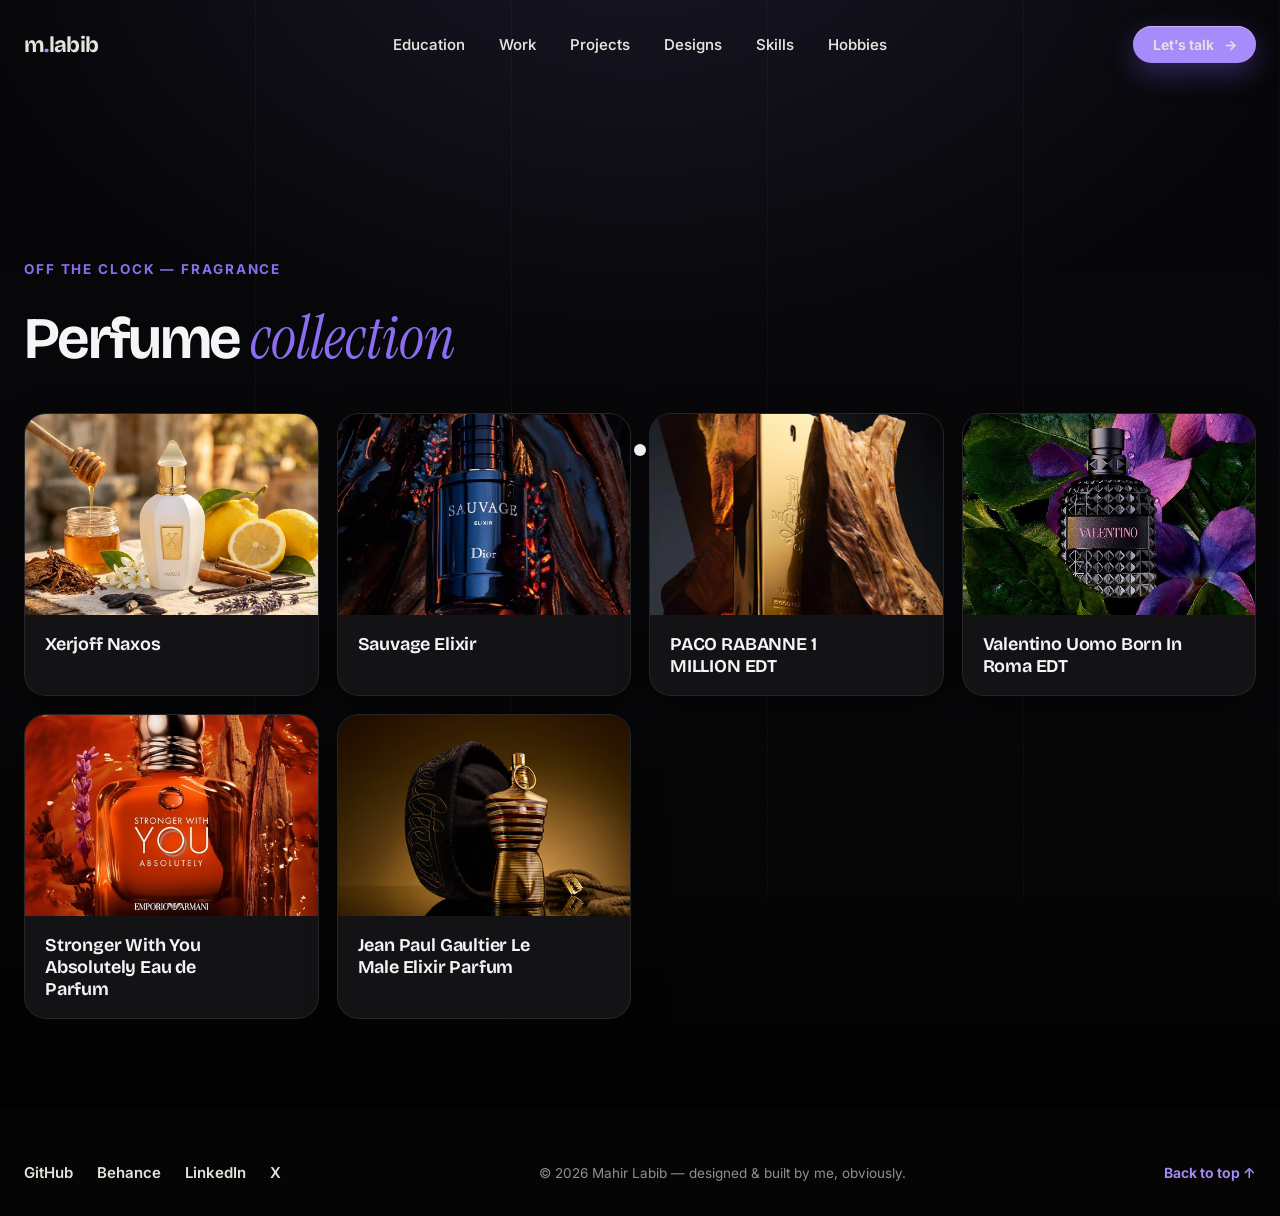
<file: perfumes.html>
<!DOCTYPE html>
<html lang="en">
<head>
  <meta charset="UTF-8" />
  <meta name="viewport" content="width=device-width, initial-scale=1.0" />
  <title>Perfume Collection — Mahir Labib</title>
  <meta name="description" content="A few signature scents Mahir Labib keeps coming back to." />

  <link rel="preconnect" href="https://fonts.googleapis.com" />
  <link rel="preconnect" href="https://fonts.gstatic.com" crossorigin />
  <link
    href="https://fonts.googleapis.com/css2?family=Bricolage+Grotesque:opsz,wght@12..96,200..800&family=Instrument+Serif:ital@1&family=Inter:wght@100..900&display=swap"
    rel="stylesheet" />

  <link rel="stylesheet" href="css/style.css" />
</head>
<body>
  <div class="grid-lines" aria-hidden="true"></div>
  <div class="cursor-dot" aria-hidden="true"></div>

  <!-- ============ NAV ============ -->
  <nav class="nav" id="nav">
    <a class="brand" href="/">m<span>.</span>labib</a>
    <div class="nav-links">
      <a href="/#education">Education</a>
      <a href="/#work">Work</a>
      <a href="/projects.html">Projects</a>
      <a href="/#designs">Designs</a>
      <a href="/#skills">Skills</a>
      <a href="/#hobbies">Hobbies</a>
    </div>
    <div class="nav-actions">
      <a class="btn btn-signal btn-sm" href="/#contact">Let's talk <span class="arr">→</span></a>
    </div>
  </nav>

  <main>
    <!-- ============ PERFUME COLLECTION ============ -->
    <section class="section" id="top" style="padding-top: clamp(150px, 20vh, 200px);">
      <div class="section-head reveal">
        <span class="kicker">Off the clock — Fragrance</span>
        <h2>Perfume <em class="serif">collection</em></h2>
      </div>
      <div class="hobby-grid">
        <figure class="hobby-card reveal">
          <img src="assets/Xerjoff Naxos.webp" alt="Placeholder perfume bottle photo" loading="lazy" />
          <figcaption><strong>Xerjoff Naxos</strong></figcaption>
        </figure>
        <figure class="hobby-card reveal">
          <img src="assets/Sauvage Elixir.avif" alt="Placeholder perfume bottle photo" loading="lazy" />
          <figcaption><strong>Sauvage Elixir</strong></figcaption>
        </figure>
        <figure class="hobby-card reveal">
          <img src="assets/1Mil.jpg" alt="Placeholder perfume bottle photo" loading="lazy" />
          <figcaption><strong>PACO RABANNE 1 MILLION EDT </strong></figcaption>
        </figure>
        <figure class="hobby-card reveal">
          <img src="assets/Valentino.jpeg" alt="Placeholder perfume bottle photo" loading="lazy" />
          <figcaption><strong>Valentino Uomo Born In Roma EDT</strong></figcaption>
        </figure>
        <figure class="hobby-card reveal">
          <img src="assets/SWY.jpg" alt="Placeholder perfume bottle photo" loading="lazy" />
          <figcaption><strong>Stronger With You Absolutely Eau de Parfum</strong></figcaption>
        </figure>
        <figure class="hobby-card reveal">
          <img src="assets/jpge.avif" alt="Placeholder perfume bottle photo" loading="lazy" />
          <figcaption><strong>Jean Paul Gaultier Le Male Elixir Parfum</strong></figcaption>
        </figure>
      </div>
    </section>
  </main>

  <!-- ============ FOOTER ============ -->
  <footer class="footer">
    <div class="footer-bottom">
      <div class="footer-socials">
        <a href="https://github.com/ZIZITSU" target="_blank" rel="noopener">GitHub</a>
        <a href="https://www.behance.net/yourusername" target="_blank" rel="noopener">Behance</a>
        <a href="https://www.linkedin.com/in/yourusername" target="_blank" rel="noopener">LinkedIn</a>
        <a href="https://twitter.com/yourusername" target="_blank" rel="noopener">X</a>
      </div>
      <p class="footer-note">© <span id="year">2026</span> Mahir Labib — designed &amp; built by me, obviously.</p>
      <a class="back-top" href="#top">Back to top ↑</a>
    </div>
  </footer>

  <script src="js/main.js"></script>
</body>
</html>
</file>
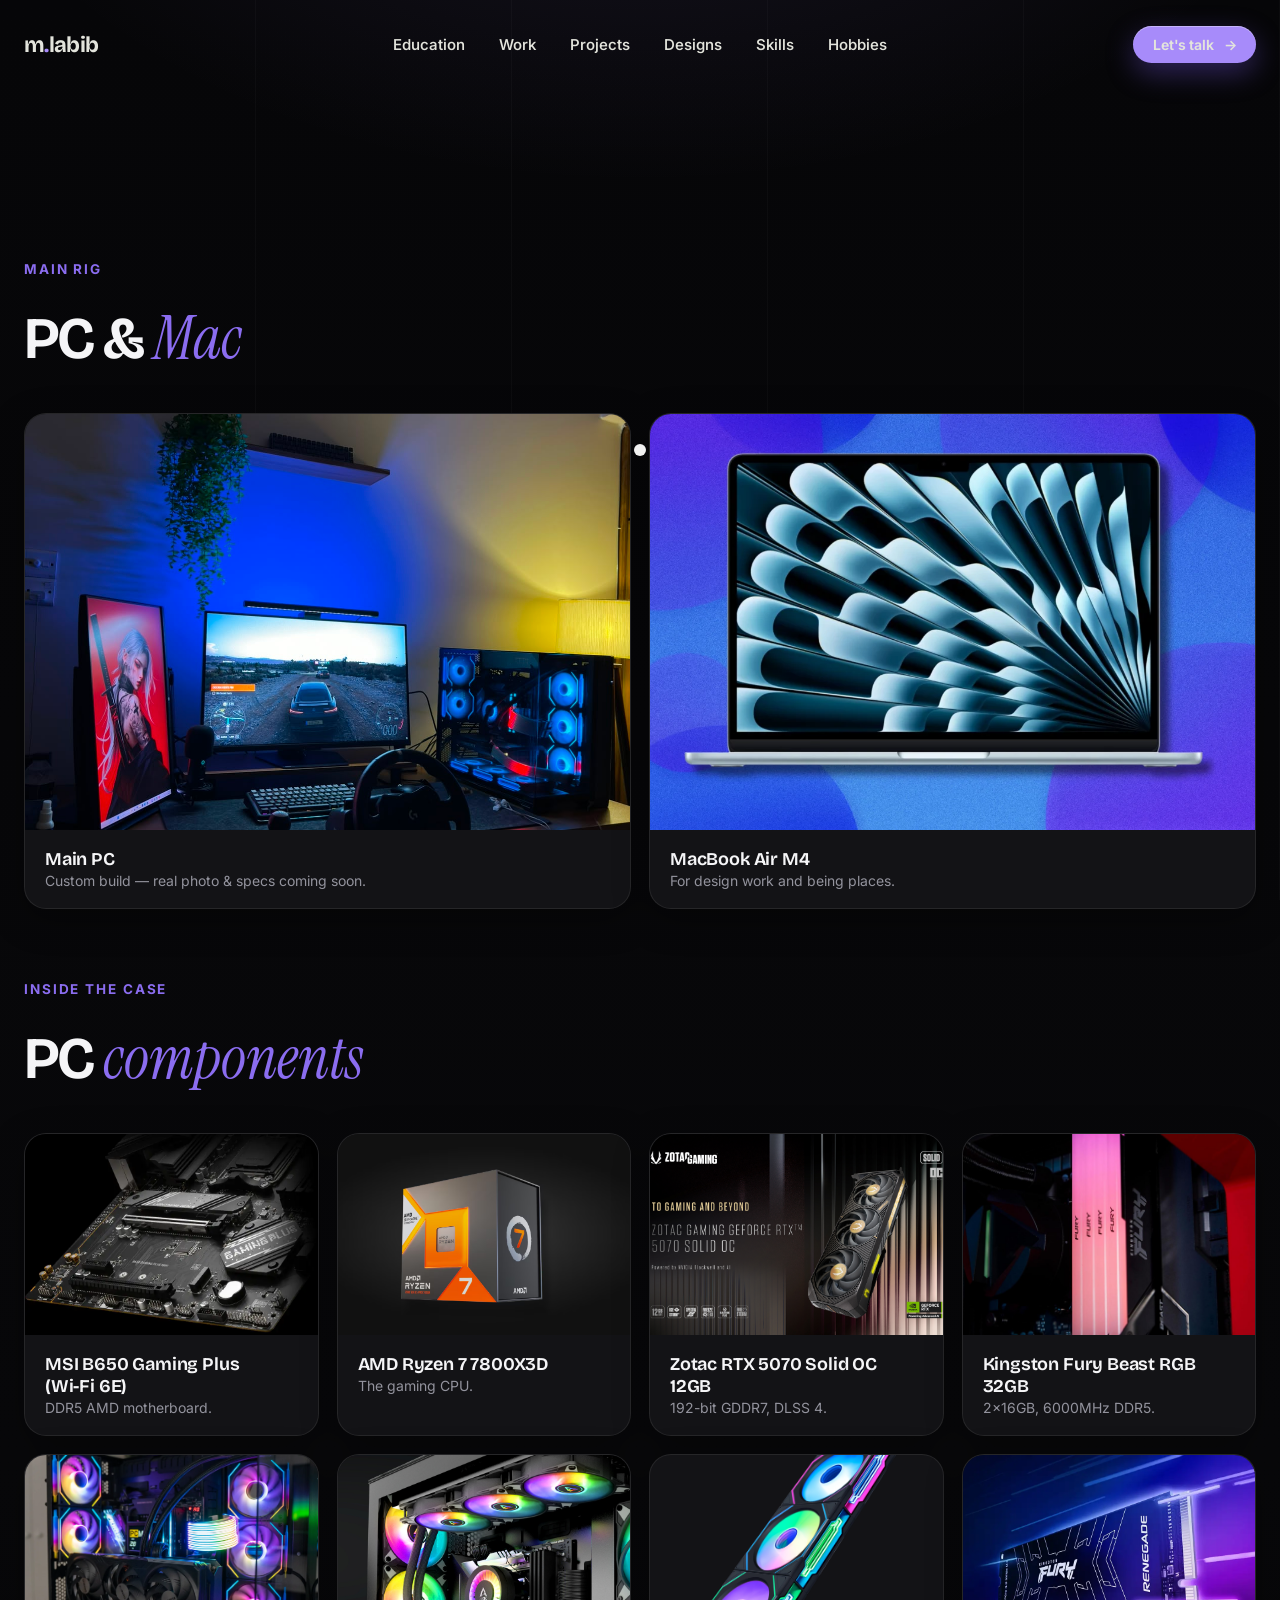
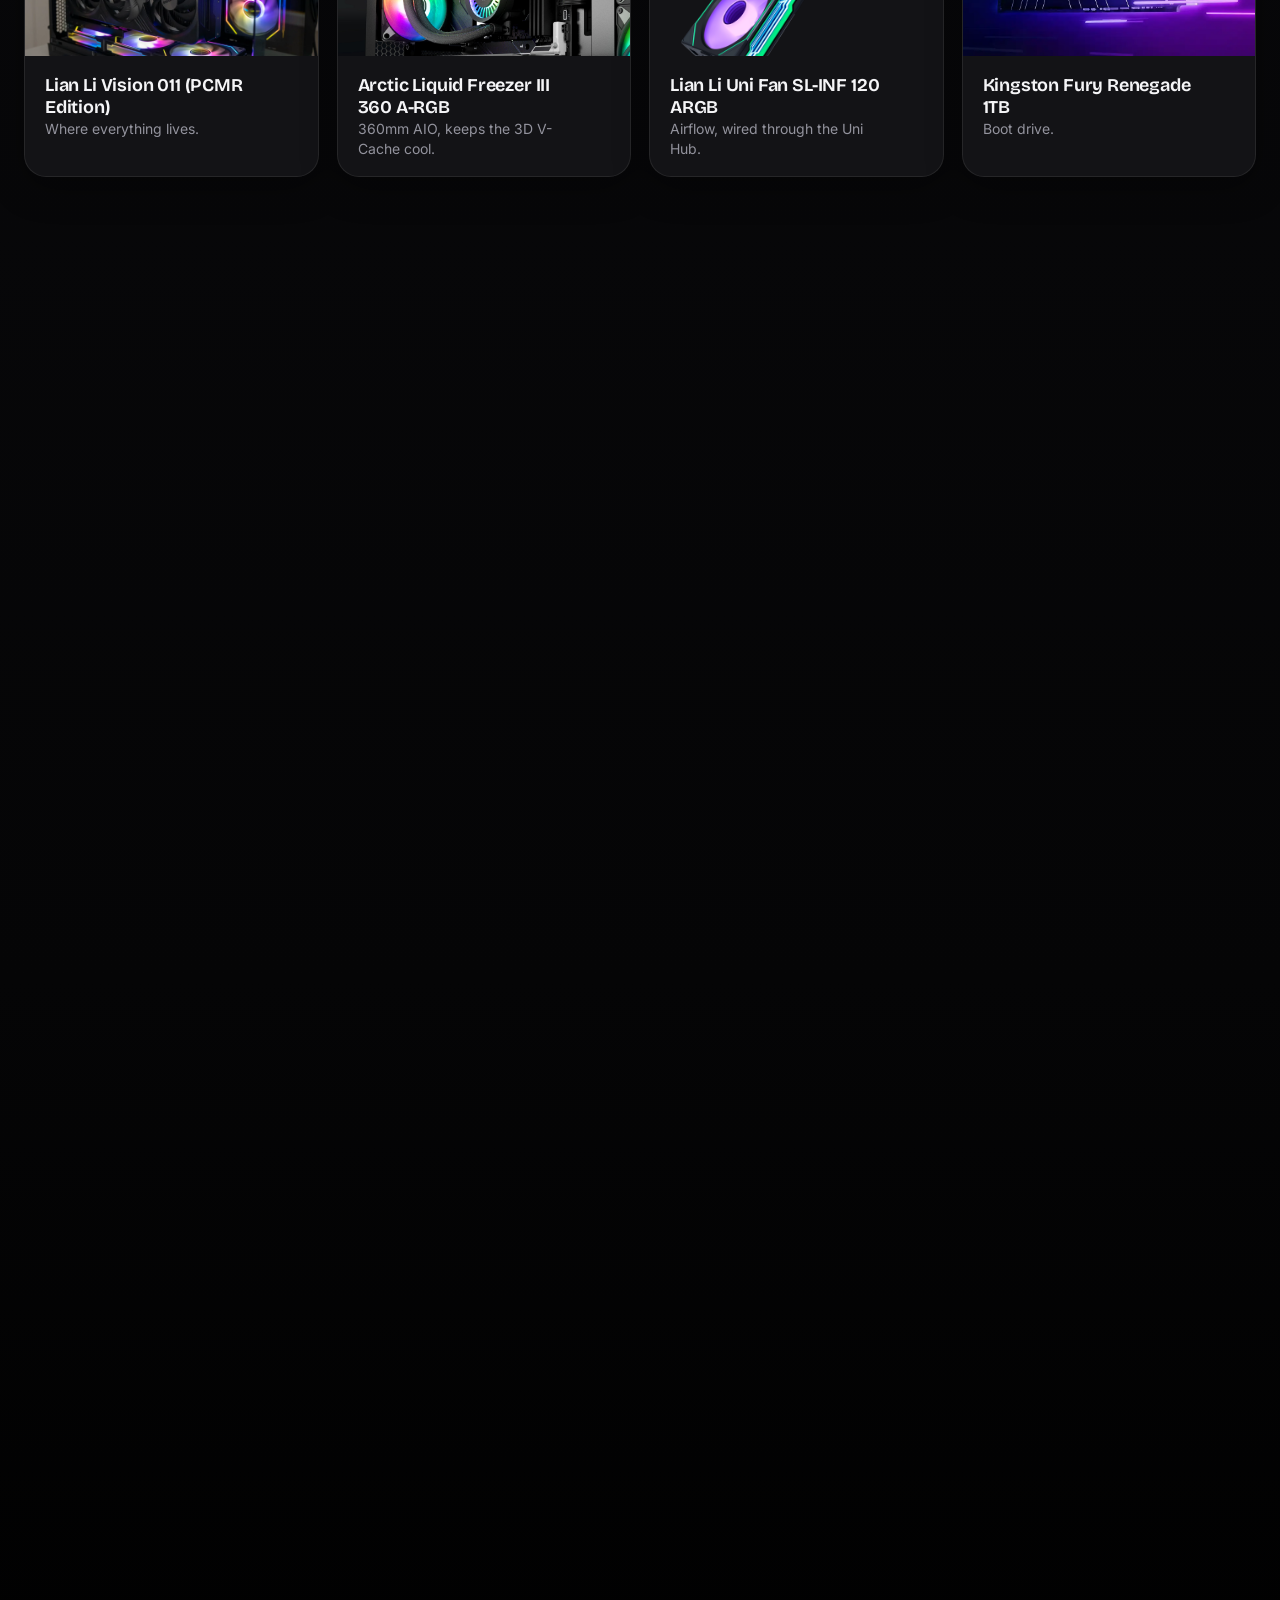
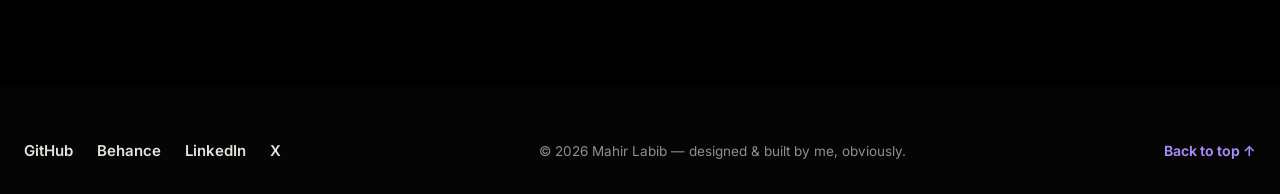
<file: setup.html>
<!DOCTYPE html>
<html lang="en">
<head>
  <meta charset="UTF-8" />
  <meta name="viewport" content="width=device-width, initial-scale=1.0" />
  <title>My Battlestation — Mahir Labib</title>
  <meta name="description" content="The desk setup, PC, and gear Mahir Labib built and uses every day." />

  <link rel="preconnect" href="https://fonts.googleapis.com" />
  <link rel="preconnect" href="https://fonts.gstatic.com" crossorigin />
  <link
    href="https://fonts.googleapis.com/css2?family=Bricolage+Grotesque:opsz,wght@12..96,200..800&family=Instrument+Serif:ital@1&family=Inter:wght@100..900&display=swap"
    rel="stylesheet" />

  <link rel="stylesheet" href="css/style.css" />
</head>
<body>
  <div class="grid-lines" aria-hidden="true"></div>
  <div class="cursor-dot" aria-hidden="true"></div>

  <!-- ============ NAV ============ -->
  <nav class="nav" id="nav">
    <a class="brand" href="/">m<span>.</span>labib</a>
    <div class="nav-links">
      <a href="/#education">Education</a>
      <a href="/#work">Work</a>
      <a href="/projects.html">Projects</a>
      <a href="/#designs">Designs</a>
      <a href="/#skills">Skills</a>
      <a href="/#hobbies">Hobbies</a>
    </div>
    <div class="nav-actions">
      <a class="btn btn-signal btn-sm" href="/#contact">Let's talk <span class="arr">→</span></a>
    </div>
  </nav>

  <main>
    <!-- ============ BATTLESTATION HEADER ============ -->
    <section class="section" id="top" style="padding-top: clamp(150px, 20vh, 200px);">
      <div class="section-head reveal">
        <span class="kicker">Main rig</span>
        <h2>PC &amp; <em class="serif">Mac</em></h2>
      </div>
      <div class="hobby-grid" style="margin-bottom: clamp(48px, 7vw, 72px);">
        <figure class="hobby-card reveal">
          <img src="assets/Setup2.jpeg" alt="Placeholder photo of a desktop PC tower" loading="lazy" />
          <figcaption><strong>Main PC</strong><span>Custom build — real photo &amp; specs coming soon.</span></figcaption>
        </figure>
        <figure class="hobby-card reveal">
          <img src="assets/Macbook.webp" alt="Placeholder photo of a silver laptop" loading="lazy" />
          <figcaption><strong>MacBook Air M4</strong><span>For design work and being places.</span></figcaption>
        </figure>
      </div>

      <div class="section-head reveal">
        <span class="kicker">Inside the case</span>
        <h2>PC <em class="serif">components</em></h2>
      </div>
      <div class="hobby-grid" style="margin-bottom: clamp(48px, 7vw, 72px);">
        <figure class="hobby-card reveal">
          <img src="assets/MotherBoard.webp" alt="MSI B650 Gaming Plus Wi-Fi 6E motherboard" loading="lazy" />
          <figcaption><strong>MSI B650 Gaming Plus (Wi-Fi 6E)</strong><span>DDR5 AMD motherboard.</span></figcaption>
        </figure>
        <figure class="hobby-card reveal">
          <img src="assets/Proccessor.avif" alt="AMD Ryzen 7 7800X3D processor" loading="lazy" />
          <figcaption><strong>AMD Ryzen 7 7800X3D</strong><span>The gaming CPU.</span></figcaption>
        </figure>
        <figure class="hobby-card reveal">
          <img src="assets/RTX 5070.jpg" alt="Zotac Solid OC GeForce RTX 5070 graphics card" loading="lazy" />
          <figcaption><strong>Zotac RTX 5070 Solid OC 12GB</strong><span>192-bit GDDR7, DLSS 4.</span></figcaption>
        </figure>
        <figure class="hobby-card reveal">
          <img src="assets/Ram.jpg" alt="Kingston Fury Beast RGB DDR5 RAM" loading="lazy" />
          <figcaption><strong>Kingston Fury Beast RGB 32GB</strong><span>2×16GB, 6000MHz DDR5.</span></figcaption>
        </figure>
        <figure class="hobby-card reveal">
          <img src="assets/Casing.webp" alt="Lian Li Vision 011 PCMR Edition PC case" loading="lazy" />
          <figcaption><strong>Lian Li Vision 011 (PCMR Edition)</strong><span>Where everything lives.</span></figcaption>
        </figure>
        <figure class="hobby-card reveal">
          <img src="assets/Cooler.jpg" alt="Arctic Liquid Freezer III 360 A-RGB CPU cooler" loading="lazy" />
          <figcaption><strong>Arctic Liquid Freezer III 360 A-RGB</strong><span>360mm AIO, keeps the 3D V-Cache cool.</span></figcaption>
        </figure>
        <figure class="hobby-card reveal">
          <img src="assets/Fan.webp" alt="Lian Li Uni Fan SL-INF 120 ARGB PWM fan" loading="lazy" />
          <figcaption><strong>Lian Li Uni Fan SL-INF 120 ARGB</strong><span>Airflow, wired through the Uni Hub.</span></figcaption>
        </figure>
        <figure class="hobby-card reveal">
          <img src="assets/SSD.webp" alt="Kingston Fury Renegade 1TB NVMe SSD" loading="lazy" />
          <figcaption><strong>Kingston Fury Renegade 1TB</strong><span>Boot drive.</span></figcaption>
        </figure>
      </div>

      <div class="section-head reveal">
        <span class="kicker">Backup &amp; extras</span>
        <h2><em class="serif">Secondary devices</em></h2>
      </div>
      <div class="hobby-grid" style="margin-bottom: clamp(48px, 7vw, 72px);">
        <figure class="hobby-card reveal">
          <img src="assets/Ipad.jpg" alt="iPad 10th generation" loading="lazy" />
          <figcaption><strong>iPad 10th Gen</strong><span>Sketching, notes, second screen.</span></figcaption>
        </figure>
        <figure class="hobby-card reveal">
          <img src="assets/2nd PC.webp" alt="Second PC build with Ryzen 5 3600" loading="lazy" />
          <figcaption><strong>Second PC — Ryzen 5 3600</strong><span>MSI B450 Tomahawk Max, GTX 1650 Super, 16GB DDR4 3200, Kingston KC3000 512GB.</span></figcaption>
        </figure>
        <figure class="hobby-card reveal">
          <img src="assets/2nd Mon.jpg" alt="HP 24-inch professional monitor" loading="lazy" />
          <figcaption><strong>HP 24" Professional Monitor</strong><span>Second display for the backup rig.</span></figcaption>
        </figure>
      </div>

      <div class="section-head reveal">
        <span class="kicker">On the desk</span>
        <h2><em class="serif">Peripherals</em></h2>
      </div>
      <div class="hobby-grid">
        <figure class="hobby-card reveal">
          <img src="assets/M60.webp" alt="Edifier M60 2.0 mini desktop speaker" loading="lazy" />
          <figcaption><strong>Edifier M60</strong><span>2.0 mini compact desktop speaker.</span></figcaption>
        </figure>
        <figure class="hobby-card reveal">
          <img src="assets/Keyboard.avif" alt="Weikav WK75 wireless mechanical keyboard" loading="lazy" />
          <figcaption><strong>Weikav WK75</strong><span>Wireless mechanical keyboard.</span></figcaption>
        </figure>
        <figure class="hobby-card reveal">
          <img src="assets/VXE R1.webp" alt="VGN VXE R1 tri-mode gaming mouse" loading="lazy" />
          <figcaption><strong>VGN VXE R1</strong><span>Tri-mode gaming mouse.</span></figcaption>
        </figure>
        <figure class="hobby-card reveal">
          <img src="assets/Mic.jpg" alt="MAONO AU-PM422 microphone" loading="lazy" />
          <figcaption><strong>MAONO AU-PM422</strong><span>Desk mic.</span></figcaption>
        </figure>
        <figure class="hobby-card reveal">
          <img src="assets/Lightbar.jpg" alt="Xiaomi Mijia smart computer monitor light bar" loading="lazy" />
          <figcaption><strong>Xiaomi Mijia Light Bar 1S</strong><span>Smart monitor light bar.</span></figcaption>
        </figure>
      </div>
    </section>
  </main>

  <!-- ============ FOOTER ============ -->
  <footer class="footer">
    <div class="footer-bottom">
      <div class="footer-socials">
        <a href="https://github.com/ZIZITSU" target="_blank" rel="noopener">GitHub</a>
        <a href="https://www.behance.net/yourusername" target="_blank" rel="noopener">Behance</a>
        <a href="https://www.linkedin.com/in/yourusername" target="_blank" rel="noopener">LinkedIn</a>
        <a href="https://twitter.com/yourusername" target="_blank" rel="noopener">X</a>
      </div>
      <p class="footer-note">© <span id="year">2026</span> Mahir Labib — designed &amp; built by me, obviously.</p>
      <a class="back-top" href="#top">Back to top ↑</a>
    </div>
  </footer>

  <script src="js/main.js"></script>
</body>
</html>
</file>
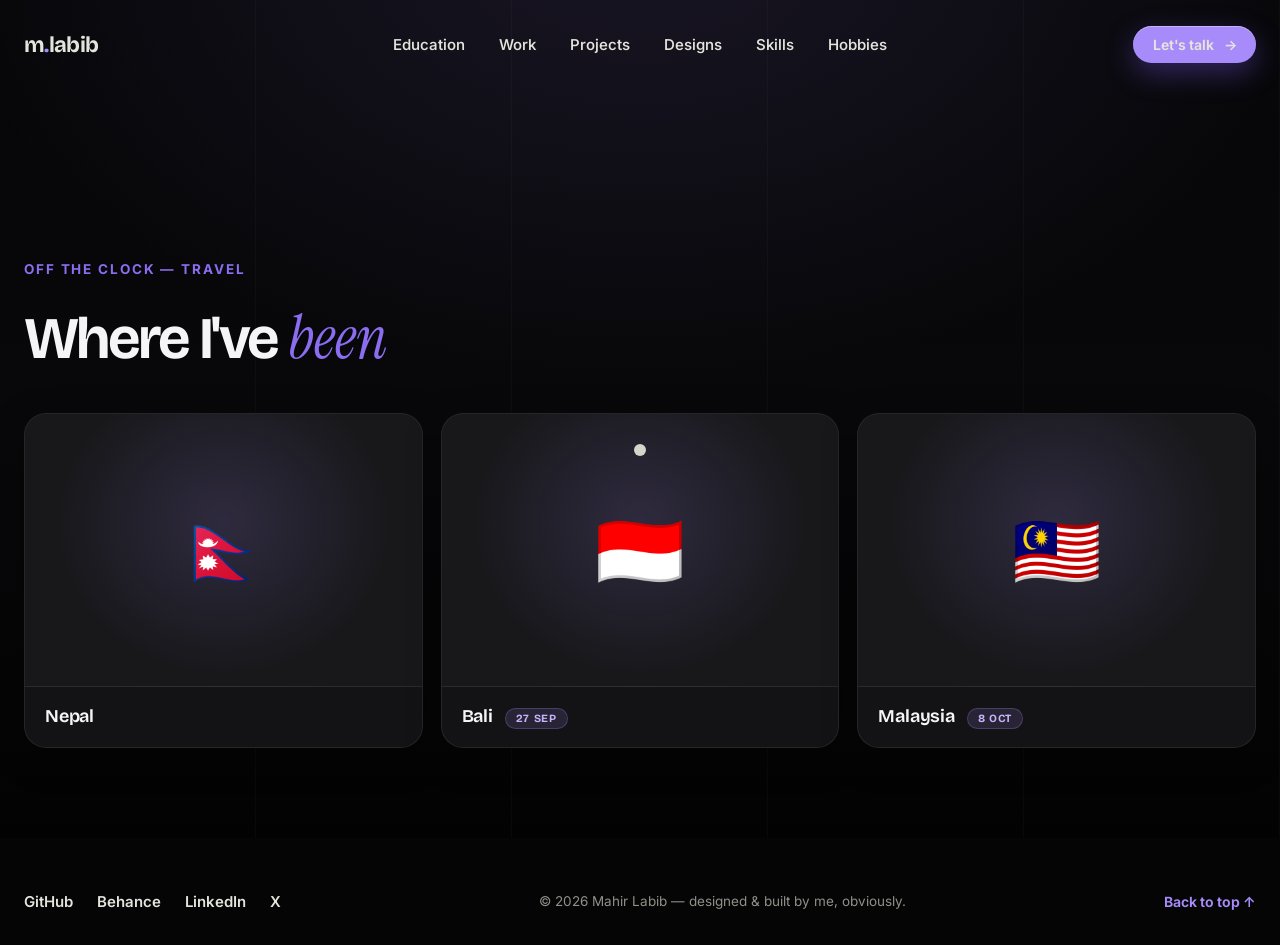
<file: travel.html>
<!DOCTYPE html>
<html lang="en">
<head>
  <meta charset="UTF-8" />
  <meta name="viewport" content="width=device-width, initial-scale=1.0" />
  <title>Where I've Been — Mahir Labib</title>
  <meta name="description" content="Countries Mahir Labib has visited, and where he's headed next." />

  <link rel="preconnect" href="https://fonts.googleapis.com" />
  <link rel="preconnect" href="https://fonts.gstatic.com" crossorigin />
  <link
    href="https://fonts.googleapis.com/css2?family=Bricolage+Grotesque:opsz,wght@12..96,200..800&family=Instrument+Serif:ital@1&family=Inter:wght@100..900&display=swap"
    rel="stylesheet" />

  <link rel="stylesheet" href="css/style.css" />
</head>
<body>
  <div class="grid-lines" aria-hidden="true"></div>
  <div class="cursor-dot" aria-hidden="true"></div>

  <!-- ============ NAV ============ -->
  <nav class="nav" id="nav">
    <a class="brand" href="/">m<span>.</span>labib</a>
    <div class="nav-links">
      <a href="/#education">Education</a>
      <a href="/#work">Work</a>
      <a href="/projects.html">Projects</a>
      <a href="/#designs">Designs</a>
      <a href="/#skills">Skills</a>
      <a href="/#hobbies">Hobbies</a>
    </div>
    <div class="nav-actions">
      <a class="btn btn-signal btn-sm" href="/#contact">Let's talk <span class="arr">→</span></a>
    </div>
  </nav>

  <main>
    <!-- ============ COUNTRIES ============ -->
    <section class="section" id="top" style="padding-top: clamp(150px, 20vh, 200px);">
      <div class="section-head reveal">
        <span class="kicker">Off the clock — Travel</span>
        <h2>Where I've <em class="serif">been</em></h2>
      </div>
      <div class="hobby-grid">
        <figure class="hobby-card reveal">
          <div class="flag-tile">🇳🇵</div>
          <figcaption><strong>Nepal</strong></figcaption>
        </figure>
        <figure class="hobby-card reveal">
          <div class="flag-tile">🇮🇩</div>
          <figcaption><strong>Bali <span class="status-chip">27 SEP</span></strong></figcaption>
        </figure>
        <figure class="hobby-card reveal">
          <div class="flag-tile">🇲🇾</div>
          <figcaption><strong>Malaysia <span class="status-chip">8 OCT</span></strong></figcaption>
        </figure>
      </div>
    </section>
  </main>

  <!-- ============ FOOTER ============ -->
  <footer class="footer">
    <div class="footer-bottom">
      <div class="footer-socials">
        <a href="https://github.com/ZIZITSU" target="_blank" rel="noopener">GitHub</a>
        <a href="https://www.behance.net/yourusername" target="_blank" rel="noopener">Behance</a>
        <a href="https://www.linkedin.com/in/yourusername" target="_blank" rel="noopener">LinkedIn</a>
        <a href="https://twitter.com/yourusername" target="_blank" rel="noopener">X</a>
      </div>
      <p class="footer-note">© <span id="year">2026</span> Mahir Labib — designed &amp; built by me, obviously.</p>
      <a class="back-top" href="#top">Back to top ↑</a>
    </div>
  </footer>

  <script src="js/main.js"></script>
</body>
</html>
</file>
<file: css/style.css>
/* ================================================================
   Mahir Labib — Portfolio
   Near-black canvas, white text, violet signal accent.
   Bricolage Grotesque + Instrument Serif italics,
   blur-and-rise reveals, frosted nav, faint vertical grid lines.
   ================================================================ */

:root {
  --signal: #a78bfa;
  --signal-bright: #c4b5fd;
  --signal-deep: #8b6df0;
  --ink: #f5f5f7;
  --ink-soft: #b7b7c2;
  --muted: #93939d;
  --cream: #f5f5f2;
  --panel: #131316;
  --dark: #050506;
  --line: rgba(255, 255, 255, 0.08);
  --on-signal: #140b24;
  --ease: cubic-bezier(0.16, 1, 0.3, 1);
  --font-display: "Bricolage Grotesque", ui-sans-serif, system-ui, sans-serif;
  --font-serif: "Instrument Serif", Georgia, serif;
  --font-body: "Inter", ui-sans-serif, system-ui, -apple-system, sans-serif;
}

* { box-sizing: border-box; margin: 0; padding: 0; }

html { scroll-behavior: smooth; min-width: 320px; }

body {
  min-height: 100vh;
  color: var(--ink);
  background:
    radial-gradient(72rem 46rem at 50% -8%, rgba(167, 139, 250, 0.12), transparent 62%),
    linear-gradient(#060608 0%, #08080a 43%, #050506 76%, #000000 100%);
  font-family: var(--font-body);
  -webkit-font-smoothing: antialiased;
  text-rendering: optimizelegibility;
  overflow-x: hidden;
}

a { color: inherit; text-decoration: none; }
img { display: block; max-width: 100%; }

.serif {
  font-family: var(--font-serif);
  font-style: italic;
  font-weight: 400;
  letter-spacing: 0;
}
.serif.signal, .headline .serif { color: var(--signal); }

/* ---------- faint vertical grid lines over the whole page ---------- */
.grid-lines {
  position: fixed;
  inset: 0;
  z-index: -1;
  pointer-events: none;
  opacity: 0.5;
  background: repeating-linear-gradient(
    90deg,
    transparent 0 calc(20% - 1px),
    rgba(255, 255, 255, 0.055) calc(20% - 1px) 20%
  );
}

/* ---------- custom cursor dot ---------- */
.cursor-dot {
  position: fixed;
  z-index: 999;
  width: 12px;
  height: 12px;
  border-radius: 50%;
  background: var(--ink);
  pointer-events: none;
  transform: translate(-50%, -50%);
  transition: width 0.25s var(--ease), height 0.25s var(--ease),
    background-color 0.25s;
  mix-blend-mode: exclusion;
}
.cursor-dot.is-hovering {
  width: 44px;
  height: 44px;
  background: var(--signal);
}
@media (hover: none), (max-width: 760px) {
  .cursor-dot { display: none; }
}

/* ================= NAV ================= */
.nav {
  position: sticky;
  top: 0;
  z-index: 40;
  display: grid;
  grid-template-columns: 1fr auto 1fr;
  align-items: center;
  width: min(100% - 48px, 1240px);
  margin: 0 auto;
  padding: 26px 0 18px;
  transition: padding 0.32s var(--ease);
}
.nav::before {
  content: "";
  position: absolute;
  top: 0;
  bottom: 0;
  left: 50%;
  transform: translateX(-50%);
  width: max(100vw, 320px);
  z-index: -1;
  backdrop-filter: blur(18px) saturate(130%);
  -webkit-backdrop-filter: blur(18px) saturate(130%);
  background: rgba(13, 13, 15, 0.82);
  border-bottom: 1px solid rgba(255, 255, 255, 0.08);
  opacity: 0;
  pointer-events: none;
  transition: opacity 0.32s;
}
.nav.scrolled { padding: 12px 0; }
.nav.scrolled::before { opacity: 1; }
.nav, .nav a { color: #e3e4dc; }

.brand {
  font-family: var(--font-display);
  font-weight: 700;
  font-size: 22px;
  letter-spacing: -0.03em;
}
.brand span { color: var(--signal); }

.nav-links {
  display: flex;
  gap: 34px;
  font-size: 15px;
  font-weight: 550;
}
.nav-links a {
  position: relative;
  transition: color 0.2s;
}
.nav-links a::after {
  content: "";
  position: absolute;
  left: 0;
  bottom: -6px;
  height: 2px;
  width: 100%;
  background: var(--signal);
  border-radius: 2px;
  transform: scaleX(0);
  transform-origin: left;
  transition: transform 0.35s var(--ease);
}
.nav-links a:hover::after { transform: scaleX(1); }

.nav-actions { display: flex; justify-content: flex-end; }

/* staggered nav entrance */
.brand, .nav-links a, .nav-actions .btn {
  opacity: 0;
  filter: blur(8px);
  transform: translateY(-12px);
  animation: navReveal 0.7s var(--ease) forwards;
}
.brand { animation-delay: 0.08s; }
.nav-links a:nth-child(1) { animation-delay: 0.16s; }
.nav-links a:nth-child(2) { animation-delay: 0.21s; }
.nav-links a:nth-child(3) { animation-delay: 0.26s; }
.nav-links a:nth-child(4) { animation-delay: 0.31s; }
.nav-links a:nth-child(5) { animation-delay: 0.36s; }
.nav-links a:nth-child(6) { animation-delay: 0.41s; }
.nav-actions .btn { animation-delay: 0.5s; }

@keyframes navReveal {
  to { opacity: 1; filter: blur(0); transform: translateY(0); }
}

/* ================= BUTTONS ================= */
.btn {
  display: inline-flex;
  align-items: center;
  gap: 10px;
  padding: 14px 26px;
  border-radius: 999px;
  font-weight: 650;
  font-size: 16px;
  letter-spacing: -0.01em;
  transition: transform 0.3s var(--ease), box-shadow 0.3s var(--ease),
    background-color 0.25s;
  will-change: transform;
}
.btn .arr { transition: transform 0.3s var(--ease); }
.btn:hover .arr { transform: translateX(4px); }
.btn:hover { transform: translateY(-2px); }
.btn:active { transform: translateY(0) scale(0.98); }

.btn-signal {
  background: var(--signal);
  color: var(--on-signal);
  box-shadow: 0 10px 28px rgba(124, 92, 240, 0.35),
    inset 0 1px rgba(255, 255, 255, 0.35);
}
.btn-signal:hover {
  background: var(--signal-bright);
  box-shadow: 0 16px 36px rgba(124, 92, 240, 0.45),
    inset 0 1px rgba(255, 255, 255, 0.35);
}
.btn-ghost {
  border: 1px solid rgba(255, 255, 255, 0.2);
  color: #e9e9ee;
  background: rgba(255, 255, 255, 0.05);
  backdrop-filter: blur(10px);
}
.btn-ghost:hover { background: rgba(255, 255, 255, 0.12); }
.btn-dark {
  background: var(--panel);
  color: var(--ink);
  border: 1px solid var(--line);
  box-shadow: 0 12px 30px rgba(0, 0, 0, 0.4);
}
.btn-dark:hover { background: #1c1c22; }
.btn-light {
  background: #fffffc;
  color: #0a0a0c;
  border: 1px solid var(--line);
  box-shadow: 0 14px 34px rgba(0, 0, 0, 0.35), inset 0 1px #ffffff;
}
.btn-light:hover { background: #ffffff; }
.btn-sm { padding: 10px 20px; font-size: 14px; }
.btn-lg { padding: 20px 38px; font-size: clamp(16px, 2vw, 21px); }

/* ================= HERO ================= */
.hero {
  position: relative;
  isolation: isolate;
  padding: clamp(60px, 10vh, 120px) 0 clamp(90px, 14vh, 160px);
  margin-top: -92px; /* pull the dark bg behind the nav */
  padding-top: clamp(150px, 20vh, 210px);
  /* No opaque fill here on purpose — body's dark gradient + the fixed
     .bg-canvas dot field show through; this just adds a purple accent glow. */
  background: radial-gradient(60rem 30rem at 70% 20%, rgba(167, 139, 250, 0.16), transparent 60%);
  color: #fafaf6;
}
.bg-canvas {
  position: fixed;
  inset: 0;
  z-index: -1;
  pointer-events: none;
}
.hero-inner {
  width: min(100% - 48px, 1240px);
  margin: 0 auto;
  display: grid;
  grid-template-columns: 1.4fr 1fr;
  gap: clamp(40px, 6vw, 90px);
  align-items: center;
}

.trust-badge {
  display: inline-flex;
  align-items: center;
  gap: 11px;
  height: 42px;
  padding: 0 18px;
  margin-bottom: 26px;
  border-radius: 999px;
  border: 1px solid rgba(255, 255, 255, 0.14);
  background: rgba(255, 255, 255, 0.06);
  backdrop-filter: blur(16px);
  font-size: 14.5px;
  font-weight: 600;
  color: #d9dbd0;
  opacity: 0;
  filter: blur(8px);
  transform: translateY(14px) scale(0.96);
  animation: riseIn 0.72s var(--ease) 0.42s forwards;
  box-shadow: inset 0 1px rgba(255, 255, 255, 0.1);
}
.pulse-dot {
  width: 10px;
  height: 10px;
  border-radius: 50%;
  background: var(--signal);
  animation: badgePulse 2.4s ease-in-out infinite;
}
@keyframes badgePulse {
  0%, 100% { box-shadow: 0 0 0 3px rgba(167, 139, 250, 0.24); }
  50% { box-shadow: 0 0 0 8px rgba(167, 139, 250, 0.09); }
}

.headline {
  font-family: var(--font-display);
  font-weight: 650;
  font-size: clamp(52px, 7vw, 104px);
  line-height: 0.94;
  letter-spacing: -0.05em;
  text-wrap: balance;
}
.headline .serif { font-size: 0.96em; }
.hl-line { display: block; overflow: hidden; }
.hl-line > span {
  display: inline-block;
  opacity: 0;
  filter: blur(10px);
  transform: translateY(28px);
  animation: titleReveal 0.82s var(--ease) forwards;
}
.hl-line:nth-child(1) > span { animation-delay: 0.56s; }
.hl-line:nth-child(2) > span { animation-delay: 0.68s; }

@keyframes titleReveal {
  to { opacity: 1; filter: blur(0); transform: translateY(0); }
}
@keyframes riseIn {
  to { opacity: 1; filter: blur(0); transform: translateY(0) scale(1); }
}

.subcopy {
  margin-top: 26px;
  max-width: 520px;
  font-size: clamp(17px, 1.4vw, 21px);
  font-weight: 480;
  line-height: 1.45;
  color: #b2b4ab;
  opacity: 0;
  filter: blur(8px);
  transform: translateY(18px);
  animation: riseIn 0.76s var(--ease) 0.94s forwards;
}
.subcopy .serif { font-size: 1.12em; }

.ctas {
  display: flex;
  flex-wrap: wrap;
  gap: 18px;
  margin-top: 34px;
  opacity: 0;
  filter: blur(8px);
  transform: translateY(20px);
  animation: riseIn 0.76s var(--ease) 1.08s forwards;
}

.hero-photo {
  opacity: 0;
  filter: blur(10px);
  transform: translateY(26px) rotate(3deg);
  animation: photoIn 0.9s var(--ease) 1.1s forwards;
}
@keyframes photoIn {
  to { opacity: 1; filter: blur(0); transform: translateY(0) rotate(2deg); }
}
.photo-frame {
  position: relative;
  border-radius: 28px;
  overflow: hidden;
  border: 1px solid rgba(255, 255, 255, 0.16);
  box-shadow: 0 30px 80px rgba(0, 0, 0, 0.55);
  transition: transform 0.5s var(--ease);
}
.photo-frame:hover { transform: rotate(-1deg) scale(1.02); }
.photo-frame img { width: 100%; aspect-ratio: 4 / 5; object-fit: cover; }
.photo-tag {
  position: absolute;
  bottom: 14px;
  left: 14px;
  padding: 8px 14px;
  border-radius: 999px;
  background: rgba(10, 10, 11, 0.7);
  backdrop-filter: blur(10px);
  border: 1px solid rgba(255, 255, 255, 0.14);
  font-size: 13px;
  font-weight: 600;
  color: #e9eae2;
}

.hero-fade {
  position: absolute;
  left: 0;
  right: 0;
  bottom: -1px;
  height: 140px;
  z-index: -1;
  background: linear-gradient(transparent, #050506);
  pointer-events: none;
}

/* ================= SECTIONS ================= */
.section {
  width: min(100% - 48px, 1240px);
  margin: 0 auto;
  padding: clamp(70px, 10vh, 130px) 0;
}
.section-wide { width: min(100% - 48px, 1240px); }

.section-head {
  display: flex;
  flex-wrap: wrap;
  align-items: flex-end;
  justify-content: space-between;
  gap: 20px;
  margin-bottom: clamp(36px, 5vh, 60px);
}
.kicker {
  display: block;
  width: 100%;
  margin-bottom: 12px;
  font-size: 13.5px;
  font-weight: 700;
  letter-spacing: 0.14em;
  text-transform: uppercase;
  color: var(--signal-deep);
}
.section-head h2, .contact-title {
  font-family: var(--font-display);
  font-weight: 650;
  font-size: clamp(36px, 4.6vw, 62px);
  letter-spacing: -0.045em;
  line-height: 0.98;
}
.section-head h2 .serif { font-size: 1.02em; color: var(--signal-deep); }

/* scroll reveal */
.reveal {
  opacity: 0;
  filter: blur(8px);
  transform: translateY(26px);
  transition: opacity 0.8s var(--ease), filter 0.8s var(--ease),
    transform 0.8s var(--ease);
}
.reveal.in { opacity: 1; filter: blur(0); transform: translateY(0); }

/* ================= EDUCATION / TIMELINE ================= */
.timeline {
  display: grid;
  gap: 14px;
}
.t-item {
  display: grid;
  grid-template-columns: 160px 1fr;
  gap: 24px;
  padding: 26px 30px;
  border-radius: 20px;
  background: var(--panel);
  border: 1px solid var(--line);
  box-shadow: 0 8px 30px rgba(0, 0, 0, 0.35);
  transition: transform 0.4s var(--ease), box-shadow 0.4s var(--ease);
}
.t-item:hover {
  transform: translateX(6px);
  box-shadow: 0 16px 44px rgba(124, 92, 240, 0.16);
}
.t-year {
  font-family: var(--font-display);
  font-weight: 700;
  font-size: 15px;
  color: var(--signal-deep);
  padding-top: 4px;
}
.t-body {
  display: flex;
  align-items: stretch;
  gap: 16px;
}
.t-logo {
  flex-shrink: 0;
  display: flex;
  align-items: center;
  justify-content: center;
  max-width: 64px;
}
.t-logo img {
  height: 60px;
  width: auto;
  max-width: 64px;
  object-fit: contain;
  display: block;
}
.t-logo img.t-logo-sm { height: 42px; }
.t-text { display: flex; flex-direction: column; justify-content: center; }
.t-text h3 {
  font-family: var(--font-display);
  font-size: 21px;
  font-weight: 650;
  letter-spacing: -0.02em;
  margin-bottom: 6px;
}
.t-text p { color: var(--muted); font-size: 15.5px; line-height: 1.5; }

/* ================= WORK ================= */
.work-cards {
  display: grid;
  grid-template-columns: repeat(2, 1fr);
  gap: 18px;
}
.work-card {
  position: relative;
  display: block;
  padding: 30px;
  border-radius: 22px;
  background: var(--panel);
  border: 1px solid var(--line);
  box-shadow: 0 8px 30px rgba(0, 0, 0, 0.35);
  transition: transform 0.4s var(--ease), box-shadow 0.4s var(--ease);
  color: inherit;
  text-decoration: none;
}
.work-card:hover {
  transform: translateY(-6px);
  box-shadow: 0 22px 54px rgba(124, 92, 240, 0.2);
}
.work-arrow {
  position: absolute;
  bottom: 26px;
  right: 30px;
  font-size: 20px;
  color: var(--ink-soft);
  opacity: 0;
  transform: translate(-4px, 4px);
  transition: opacity 0.3s var(--ease), transform 0.3s var(--ease);
}
.work-card:hover .work-arrow {
  opacity: 1;
  transform: translate(0, 0);
}
@media (max-width: 640px) {
  .work-cards { grid-template-columns: 1fr; }
}
.work-top {
  display: flex;
  justify-content: space-between;
  align-items: center;
  margin-bottom: 20px;
}
.work-logo {
  display: grid;
  place-items: center;
  width: 52px;
  height: 52px;
  border-radius: 14px;
  overflow: hidden;
}
.work-logo img {
  width: 100%;
  height: 100%;
  object-fit: cover;
  display: block;
}
.chip {
  padding: 6px 13px;
  border-radius: 999px;
  font-size: 12.5px;
  font-weight: 700;
  background: rgba(255, 255, 255, 0.07);
  color: var(--ink-soft);
}
.chip-live { background: var(--signal); color: var(--on-signal); }
.work-card h3 {
  font-family: var(--font-display);
  font-size: 23px;
  font-weight: 650;
  letter-spacing: -0.02em;
}
.work-org {
  margin: 4px 0 12px;
  font-size: 14px;
  font-weight: 650;
  color: var(--signal-deep);
}
.work-card > p:last-child { color: var(--muted); font-size: 15.5px; line-height: 1.55; }

/* ================= DESIGNS ================= */
.design-row {
  display: flex;
  gap: 18px;
  overflow-x: auto;
  padding-bottom: 18px;
  scrollbar-width: thin;
  scrollbar-color: var(--signal-deep) transparent;
  cursor: grab;
}
.design-row.dragging { cursor: grabbing; scroll-behavior: auto; }
.design-item {
  flex: 0 0 clamp(240px, 26vw, 340px);
  border-radius: 20px;
  overflow: hidden;
  background: var(--panel);
  border: 1px solid var(--line);
  box-shadow: 0 10px 34px rgba(0, 0, 0, 0.35);
  transition: transform 0.45s var(--ease), box-shadow 0.45s var(--ease);
}
.design-item:hover {
  transform: translateY(-8px) rotate(-1deg);
  box-shadow: 0 26px 60px rgba(124, 92, 240, 0.22);
}
.design-item img {
  width: 100%;
  aspect-ratio: 4 / 3;
  object-fit: cover;
  object-position: center;
  transition: transform 0.6s var(--ease);
}
.design-item:hover img { transform: scale(1.05); }
.design-item figcaption {
  padding: 14px 18px;
  font-weight: 650;
  font-size: 15px;
}

/* ================= PROJECTS (numbered case-study rows) ================= */
.proj-list {
  display: flex;
  flex-direction: column;
}
.proj-row {
  display: grid;
  grid-template-columns: 1fr 1.15fr;
  gap: clamp(28px, 5vw, 64px);
  align-items: center;
  padding: clamp(32px, 5vw, 56px) 0;
}
.proj-row + .proj-row { border-top: 1px solid var(--line); }
.proj-row:nth-child(even) .proj-info { order: 2; }
.proj-row:nth-child(even) .proj-preview { order: 1; }

.proj-meta {
  display: flex;
  align-items: center;
  gap: 14px;
  margin-bottom: 16px;
}
.proj-num {
  font-family: var(--font-display);
  font-weight: 700;
  font-size: 14px;
  letter-spacing: 0.04em;
  color: var(--muted);
}
.proj-cat {
  padding: 4px 12px;
  border-radius: 999px;
  border: 1px solid rgba(167, 139, 250, 0.35);
  font-size: 11.5px;
  font-weight: 700;
  letter-spacing: 0.12em;
  text-transform: uppercase;
  color: var(--signal);
}
.proj-title {
  font-family: var(--font-display);
  font-size: clamp(26px, 3vw, 38px);
  font-weight: 650;
  letter-spacing: -0.03em;
  line-height: 1.05;
  margin-bottom: 14px;
}
.proj-desc {
  color: var(--muted);
  font-size: 16px;
  line-height: 1.55;
  max-width: 46ch;
  margin-bottom: 20px;
}
.proj-tags {
  display: flex;
  flex-wrap: wrap;
  gap: 8px;
  margin-bottom: 26px;
}
.proj-tags span {
  padding: 6px 13px;
  border-radius: 999px;
  font-size: 12px;
  font-weight: 650;
  background: rgba(167, 139, 250, 0.12);
  border: 1px solid rgba(167, 139, 250, 0.18);
  color: var(--signal-bright);
}
.proj-link {
  display: inline-flex;
  align-items: center;
  gap: 8px;
  font-weight: 650;
  font-size: 15px;
  color: var(--ink);
  transition: color 0.3s;
}
.proj-link .arr { display: inline-block; transition: transform 0.3s var(--ease); }
.proj-link:hover { color: var(--signal); }
.proj-link:hover .arr { transform: translate(3px, -3px); }
.proj-link.is-disabled {
  color: var(--muted);
  cursor: default;
  pointer-events: none;
}

/* ---- preview thumbnail (click/enter opens the modal) ---- */
.proj-preview {
  position: relative;
  display: block;
  width: 100%;
  padding: 0;
  border: 1px solid var(--line);
  border-radius: 18px;
  overflow: hidden;
  background: var(--panel);
  box-shadow: 0 10px 34px rgba(0, 0, 0, 0.4);
  cursor: pointer;
  transition: transform 0.45s var(--ease), box-shadow 0.45s var(--ease), border-color 0.3s;
  font: inherit;
}
.proj-preview:hover,
.proj-preview:focus-visible {
  transform: translateY(-6px);
  box-shadow: 0 26px 64px rgba(124, 92, 240, 0.22);
  border-color: rgba(167, 139, 250, 0.35);
}
.proj-preview:focus-visible { outline: 2px solid var(--signal); outline-offset: 3px; }
.proj-thumb-frame {
  display: flex;
  align-items: center;
  height: 30px;
  padding: 0 12px;
  background: rgba(255, 255, 255, 0.03);
  border-bottom: 1px solid var(--line);
}
.proj-thumb-dots { display: flex; gap: 6px; }
.proj-thumb-dots i {
  width: 7px;
  height: 7px;
  border-radius: 50%;
  background: rgba(255, 255, 255, 0.16);
  display: block;
}
.proj-preview img {
  width: 100%;
  aspect-ratio: 16 / 9;
  object-fit: cover;
  object-position: top;
  transition: transform 0.6s var(--ease);
}
.proj-preview:hover img,
.proj-preview:focus-visible img { transform: scale(1.045); }
.proj-preview-badge {
  position: absolute;
  left: 16px;
  bottom: 16px;
  display: inline-flex;
  align-items: center;
  gap: 8px;
  padding: 9px 16px;
  border-radius: 999px;
  background: rgba(10, 10, 12, 0.75);
  backdrop-filter: blur(10px);
  border: 1px solid rgba(255, 255, 255, 0.14);
  color: var(--cream);
  font-size: 13px;
  font-weight: 650;
  opacity: 0;
  transform: translateY(8px);
  transition: opacity 0.3s var(--ease), transform 0.3s var(--ease);
}
.proj-preview:hover .proj-preview-badge,
.proj-preview:focus-visible .proj-preview-badge {
  opacity: 1;
  transform: translateY(0);
}
.proj-preview-badge .arr { color: var(--signal); }
.proj-thumb-empty {
  display: flex;
  align-items: center;
  justify-content: center;
  aspect-ratio: 16 / 9;
  color: var(--muted);
  font-size: 13px;
  font-weight: 600;
  background: repeating-linear-gradient(
    135deg, rgba(255, 255, 255, 0.02) 0 10px, transparent 10px 20px
  );
}

@media (max-width: 760px) {
  .proj-row {
    grid-template-columns: 1fr;
    padding: 28px 0;
  }
  .proj-row:nth-child(even) .proj-info,
  .proj-row:nth-child(even) .proj-preview { order: initial; }
}

/* ================= HOMEPAGE GRADIENT PANEL CARDS ================= */
.pcard-list {
  display: flex;
  align-items: flex-start;
  gap: clamp(20px, 3vw, 32px);
}
.pcard-col {
  flex: 1 1 0;
  min-width: 0;
  display: flex;
  flex-direction: column;
  gap: clamp(36px, 5vw, 56px);
}
.pcard-col:nth-child(2) { margin-top: clamp(28px, 5vw, 64px); }

.pcard-meta {
  display: flex;
  align-items: center;
  gap: 14px;
  margin-bottom: 12px;
}
.pcard-rule {
  flex: 1;
  height: 1px;
  background: var(--line);
}
.pcard-title {
  font-family: var(--font-display);
  font-size: clamp(20px, 2vw, 25px);
  font-weight: 650;
  letter-spacing: -0.02em;
  margin-bottom: 16px;
}

.pcard-panel {
  position: relative;
  display: block;
  width: 100%;
  padding: 22px 22px 0;
  border: none;
  border-radius: 20px;
  overflow: hidden;
  cursor: pointer;
  text-align: left;
  font: inherit;
  color: #fff;
  box-shadow: 0 16px 44px rgba(0, 0, 0, 0.45);
  transition: transform 0.45s var(--ease), box-shadow 0.45s var(--ease);
}
.pcard-panel:hover,
.pcard-panel:focus-visible {
  transform: translateY(-6px);
  box-shadow: 0 30px 70px rgba(124, 92, 240, 0.28);
}
.pcard-panel:focus-visible { outline: 2px solid var(--signal-bright); outline-offset: 3px; }
.pcard-panel-top {
  display: flex;
  align-items: flex-start;
  justify-content: space-between;
  gap: 16px;
  padding-bottom: 20px;
}
.pcard-tagline {
  font-size: 14.5px;
  font-weight: 550;
  line-height: 1.45;
  color: rgba(255, 255, 255, 0.92);
  max-width: 34ch;
}
.pcard-arrow {
  flex-shrink: 0;
  font-size: 18px;
  color: #fff;
  transition: transform 0.3s var(--ease);
}
.pcard-panel:hover .pcard-arrow,
.pcard-panel:focus-visible .pcard-arrow { transform: translate(3px, -3px); }

.pcard-mockup {
  border-radius: 12px 12px 0 0;
  overflow: hidden;
  background: rgba(0, 0, 0, 0.35);
  box-shadow: 0 20px 40px rgba(0, 0, 0, 0.35);
  transform: rotate(0deg);
  transition: transform 0.5s var(--ease);
}
.pcard-panel:hover .pcard-mockup,
.pcard-panel:focus-visible .pcard-mockup {
  transform: rotate(-1.5deg) scale(1.03);
}
.pcard-mockup img {
  width: 100%;
  aspect-ratio: 16 / 10;
  object-fit: cover;
  object-position: top;
  display: block;
}
.pcard-mockup-empty {
  display: flex;
  align-items: center;
  justify-content: center;
  aspect-ratio: 16 / 10;
  border: 1px dashed rgba(255, 255, 255, 0.25);
  border-radius: 12px 12px 0 0;
  color: rgba(255, 255, 255, 0.7);
  font-size: 13px;
  font-weight: 600;
}

.pcard .proj-tags { margin-top: 18px; margin-bottom: 0; }

@media (max-width: 760px) {
  .pcard-col:nth-child(2) { margin-top: 0; }
}

/* ---- "Show more projects" CTA ---- */
.projects-more {
  display: flex;
  justify-content: center;
  margin-top: clamp(40px, 6vw, 64px);
}
.btn-outline {
  background: transparent;
  border: 1px solid rgba(167, 139, 250, 0.4);
  color: var(--ink);
}
.btn-outline:hover {
  background: rgba(167, 139, 250, 0.1);
  border-color: var(--signal);
  color: var(--signal);
}

/* ---- Preview modal (native <dialog>, own focus trap + ESC handling) ---- */
.project-modal {
  border: none;
  border-radius: 24px;
  padding: 0;
  width: min(92vw, 880px);
  max-height: 88vh;
  overflow-y: auto;
  background: var(--panel);
  color: var(--ink);
  box-shadow: 0 50px 140px rgba(0, 0, 0, 0.65);
  opacity: 0;
  transform: scale(0.94) translateY(14px);
  filter: blur(6px);
}
.project-modal::backdrop {
  background: rgba(3, 3, 5, 0.75);
  backdrop-filter: blur(8px);
  opacity: 0;
  transition: opacity 0.35s var(--ease);
}
.project-modal.is-open::backdrop { opacity: 1; }
.project-modal-close {
  position: absolute;
  top: 16px;
  right: 16px;
  z-index: 2;
  width: 36px;
  height: 36px;
  border: 1px solid rgba(255, 255, 255, 0.14);
  border-radius: 50%;
  background: rgba(5, 5, 6, 0.6);
  backdrop-filter: blur(10px);
  color: var(--ink);
  font-size: 20px;
  line-height: 1;
  cursor: pointer;
  transition: background 0.25s, color 0.25s, transform 0.25s var(--ease);
}
.project-modal-close:hover { background: var(--signal); color: var(--on-signal); transform: rotate(90deg); }
.project-modal-img {
  width: 100%;
  aspect-ratio: 16 / 9;
  object-fit: cover;
  object-position: top;
  display: block;
}
.project-modal-body { padding: clamp(24px, 4vw, 40px); }
.project-modal .proj-desc { max-width: none; }
.project-modal .proj-tags { margin-bottom: 28px; }

/* ================= SKILLS MARQUEE ================= */
.marquee {
  overflow: hidden;
  padding: 6px 0;
  -webkit-mask-image: linear-gradient(90deg, transparent, #000 8%, #000 92%, transparent);
  mask-image: linear-gradient(90deg, transparent, #000 8%, #000 92%, transparent);
}
.marquee .marquee-track {
  display: flex;
  gap: 16px;
  width: max-content;
  animation: scrollX 28s linear infinite;
}
.marquee-reverse .marquee-track { animation-direction: reverse; }
.marquee:hover .marquee-track { animation-play-state: paused; }
.marquee .marquee-track span {
  flex-shrink: 0;
  display: flex;
  align-items: center;
  gap: 14px;
  width: clamp(180px, 15vw, 230px);
  height: 64px;
  padding: 0 20px;
  border-radius: 16px;
  background: var(--panel);
  border: 1px solid var(--line);
  font-family: var(--font-display);
  font-weight: 650;
  font-size: 16px;
  letter-spacing: -0.01em;
  white-space: nowrap;
  overflow: hidden;
  box-shadow: 0 6px 20px rgba(0, 0, 0, 0.3);
  transition: background-color 0.3s, color 0.3s, transform 0.3s var(--ease);
}
.marquee .marquee-track span:hover {
  background: var(--signal);
  color: var(--on-signal);
  transform: translateY(-3px);
}
.marquee .marquee-track span img {
  flex-shrink: 0;
  width: 28px;
  height: 28px;
  object-fit: contain;
}
@keyframes scrollX {
  to { transform: translateX(-50%); }
}

/* ================= TESTIMONIALS ================= */
.quote-grid {
  display: grid;
  grid-template-columns: repeat(auto-fit, minmax(280px, 1fr));
  gap: 18px;
}
.quote-card {
  display: flex;
  flex-direction: column;
  justify-content: space-between;
  gap: 24px;
  padding: 30px;
  border-radius: 22px;
  background: var(--panel);
  border: 1px solid var(--line);
  box-shadow: 0 8px 30px rgba(0, 0, 0, 0.35);
  transition: transform 0.4s var(--ease), box-shadow 0.4s var(--ease);
}
.quote-card:hover {
  transform: translateY(-6px);
  box-shadow: 0 22px 54px rgba(124, 92, 240, 0.2);
}
.quote-card p {
  font-family: var(--font-serif);
  font-style: italic;
  font-size: 20px;
  line-height: 1.4;
  color: var(--ink-soft);
}
.quote-card footer {
  display: flex;
  align-items: center;
  gap: 12px;
}
.quote-card footer img {
  width: 44px;
  height: 44px;
  border-radius: 50%;
  object-fit: cover;
}
.quote-card footer strong { display: block; font-size: 15px; }
.quote-card footer span { font-size: 13px; color: var(--muted); }

/* ================= MUSIC ================= */
.music-row {
  display: flex;
  gap: 18px;
  overflow-x: auto;
  padding-bottom: 18px;
  scrollbar-width: thin;
  scrollbar-color: var(--signal-deep) transparent;
  cursor: grab;
}
.music-row.dragging { cursor: grabbing; scroll-behavior: auto; }
.music-item {
  position: relative;
  flex: 0 0 clamp(260px, 28vw, 360px);
  aspect-ratio: 3 / 4;
  border-radius: 20px;
  overflow: hidden;
  background: linear-gradient(155deg, #1a1a1e, #0c0c0e);
  border: 1px solid var(--line);
  box-shadow: 0 10px 34px rgba(0, 0, 0, 0.35);
  transition: transform 0.45s var(--ease), box-shadow 0.45s var(--ease);
}
.music-item:hover {
  transform: translateY(-8px);
  box-shadow: 0 26px 60px rgba(29, 185, 84, 0.22);
}
.music-cover { position: absolute; inset: 0; }
.music-cover img {
  width: 100%;
  height: 100%;
  object-fit: cover;
  object-position: center;
  opacity: 0;
  transition: opacity 0.5s var(--ease), transform 0.6s var(--ease);
}
.music-cover img.loaded { opacity: 1; }
.music-item:hover .music-cover img { transform: scale(1.05); }
.music-overlay {
  position: absolute;
  inset: 0;
  display: flex;
  flex-direction: column;
  justify-content: space-between;
  padding: 16px;
  background: linear-gradient(
    to top,
    rgba(5, 5, 6, 0.92) 0%,
    rgba(5, 5, 6, 0.5) 40%,
    transparent 68%
  );
}
.music-badge {
  align-self: flex-end;
  display: inline-flex;
  align-items: center;
  gap: 5px;
  padding: 5px 10px;
  border-radius: 999px;
  background: rgba(5, 5, 6, 0.6);
  backdrop-filter: blur(6px);
  border: 1px solid rgba(29, 185, 84, 0.35);
  font-size: 10.5px;
  font-weight: 700;
  letter-spacing: 0.05em;
  text-transform: uppercase;
  color: #1db954;
}
.music-badge svg { width: 12px; height: 12px; fill: currentColor; flex-shrink: 0; }
.music-info strong {
  display: block;
  font-size: 16px;
  letter-spacing: -0.01em;
  color: var(--cream);
}
.music-info span { font-size: 13px; color: var(--muted); }

/* ================= WATCH ================= */
.watch-grid {
  display: grid;
  grid-template-columns: repeat(auto-fit, minmax(240px, 1fr));
  gap: clamp(20px, 3vw, 36px);
}
.watch-poster { margin: 0; }
.watch-poster .poster {
  border-radius: 18px;
  overflow: hidden;
  box-shadow: 0 14px 40px rgba(0, 0, 0, 0.4);
  transition: transform 0.45s var(--ease), box-shadow 0.45s var(--ease);
}
.watch-poster:hover .poster {
  transform: translateY(-8px) rotate(-1deg);
  box-shadow: 0 28px 64px rgba(124, 92, 240, 0.22);
}
.watch-poster .poster img {
  width: 100%;
  aspect-ratio: 2 / 3;
  object-fit: cover;
  object-position: center;
  display: block;
  transition: transform 0.6s var(--ease);
}
.watch-poster:hover .poster img { transform: scale(1.04); }
.watch-meta {
  display: flex;
  align-items: flex-start;
  justify-content: space-between;
  gap: 12px;
  margin-top: 16px;
}
.watch-meta strong {
  display: block;
  font-family: var(--font-display);
  font-size: 15px;
  font-weight: 750;
  letter-spacing: 0.06em;
  text-transform: uppercase;
}
.watch-genre {
  display: block;
  margin-top: 4px;
  font-size: 12.5px;
  font-weight: 700;
  letter-spacing: 0.08em;
  text-transform: uppercase;
  color: var(--signal-deep);
}
.watch-tag {
  flex-shrink: 0;
  padding: 5px 10px;
  border: 1px solid rgba(255, 255, 255, 0.18);
  border-radius: 7px;
  font-size: 11px;
  font-weight: 650;
  letter-spacing: 0.12em;
  text-transform: uppercase;
  color: var(--muted);
}

/* ================= HOBBIES ================= */
.hobby-grid {
  display: grid;
  grid-template-columns: repeat(auto-fit, minmax(280px, 1fr));
  gap: 18px;
}
.hobby-card {
  position: relative;
  border-radius: 22px;
  overflow: hidden;
  background: var(--panel);
  border: 1px solid var(--line);
  box-shadow: 0 10px 34px rgba(0, 0, 0, 0.35);
  transition: transform 0.45s var(--ease), box-shadow 0.45s var(--ease);
}
.hobby-explore {
  position: absolute;
  right: 14px;
  bottom: 14px;
  width: 36px;
  height: 36px;
  border-radius: 50%;
  display: grid;
  place-items: center;
  background: var(--signal);
  color: var(--on-signal);
  box-shadow: 0 8px 22px rgba(124, 92, 240, 0.4),
    inset 0 1px rgba(255, 255, 255, 0.35);
  transition: background 0.3s var(--ease), box-shadow 0.3s var(--ease), transform 0.3s var(--ease);
}
.hobby-explore svg { width: 16px; height: 16px; }
.hobby-card:hover .hobby-explore {
  background: var(--signal-bright);
  box-shadow: 0 12px 30px rgba(124, 92, 240, 0.55),
    inset 0 1px rgba(255, 255, 255, 0.35);
  transform: scale(1.08);
}
.hobby-card:hover {
  transform: translateY(-8px);
  box-shadow: 0 26px 60px rgba(124, 92, 240, 0.22);
}
.hobby-card:focus-visible {
  outline: 2px solid var(--signal);
  outline-offset: 3px;
}
.hobby-card img {
  width: 100%;
  aspect-ratio: 16 / 11;
  object-fit: cover;
  transition: transform 0.6s var(--ease);
}
.hobby-card:hover img { transform: scale(1.05); }
.hobby-card figcaption,
.hobby-card .hobby-caption { padding: 18px 56px 18px 20px; }
.hobby-card strong {
  display: block;
  font-family: var(--font-display);
  font-size: 18px;
  font-weight: 650;
  letter-spacing: -0.01em;
}
.hobby-card figcaption span,
.hobby-card .hobby-caption span { font-size: 14px; color: var(--muted); }

/* Placeholder for items whose photo hasn't been added yet */
.hobby-card .img-placeholder {
  width: 100%;
  aspect-ratio: 16 / 11;
  display: flex;
  align-items: center;
  justify-content: center;
  color: var(--muted);
  font-size: 13px;
  font-weight: 650;
  text-align: center;
  padding: 12px;
  background: repeating-linear-gradient(
    135deg, rgba(255, 255, 255, 0.03) 0 10px, transparent 10px 20px
  );
  border-bottom: 1px dashed var(--line);
}
.hobby-card .flag-tile {
  width: 100%;
  aspect-ratio: 16 / 11;
  display: flex;
  align-items: center;
  justify-content: center;
  font-size: 72px;
  line-height: 1;
  background:
    radial-gradient(60% 80% at 50% 40%, rgba(167, 139, 250, 0.16), transparent 70%),
    rgba(255, 255, 255, 0.02);
  border-bottom: 1px solid var(--line);
}
.hobby-card .stat-tile {
  width: 100%;
  aspect-ratio: 16 / 11;
  display: flex;
  flex-direction: column;
  align-items: center;
  justify-content: center;
  gap: 4px;
  background:
    radial-gradient(60% 80% at 50% 40%, rgba(167, 139, 250, 0.16), transparent 70%),
    rgba(255, 255, 255, 0.02);
  border-bottom: 1px solid var(--line);
}
.hobby-card .stat-tile strong {
  font-family: var(--font-display);
  font-size: 48px;
  font-weight: 700;
  color: var(--signal-bright);
  line-height: 1;
}
.hobby-card .stat-tile span {
  font-size: 13px;
  color: var(--muted);
}
.hobby-card .status-chip {
  display: inline-block;
  margin-left: 8px;
  padding: 3px 10px;
  border-radius: 999px;
  font-size: 11px;
  font-weight: 700;
  letter-spacing: 0.06em;
  text-transform: uppercase;
  background: rgba(167, 139, 250, 0.14);
  color: var(--signal-bright);
  border: 1px solid rgba(167, 139, 250, 0.25);
}

/* ================= AVAILABILITY / GLOBE ================= */
.availability-grid {
  display: grid;
  grid-template-columns: 0.85fr 1.15fr;
  gap: clamp(24px, 4vw, 40px);
  align-items: stretch;
}
.globe-card,
.github-card {
  border-radius: 24px;
  background: var(--panel);
  border: 1px solid var(--line);
  box-shadow: 0 10px 34px rgba(0, 0, 0, 0.4);
  padding: clamp(20px, 3vw, 32px);
  display: flex;
  flex-direction: column;
}
.globe-card { justify-content: center; }
.globe-wrap {
  position: relative;
  width: 100%;
  max-width: 250px;
  aspect-ratio: 1;
  margin: 0 auto;
}
.globe-canvas {
  width: 100%;
  height: 100%;
  cursor: grab;
}
.globe-label {
  position: absolute;
  bottom: anchor(top);
  left: anchor(center);
  translate: -50% -10px;
  padding: 6px 12px;
  border-radius: 8px;
  background: rgba(10, 10, 12, 0.85);
  backdrop-filter: blur(8px);
  border: 1px solid rgba(255, 255, 255, 0.14);
  color: var(--cream);
  font-size: 12.5px;
  font-weight: 650;
  white-space: nowrap;
  pointer-events: none;
  opacity: var(--v, 0);
  filter: blur(calc((1 - var(--v, 0)) * 6px));
  transition: opacity 0.3s var(--ease), filter 0.3s var(--ease);
}
@supports not (position-anchor: --cobe-x) {
  .globe-label { display: none; }
}

.github-card-head {
  display: flex;
  align-items: center;
  justify-content: space-between;
  gap: 16px;
  margin-bottom: 20px;
}
.github-card-head h3 {
  font-family: var(--font-display);
  font-size: 20px;
  font-weight: 650;
  letter-spacing: -0.01em;
}
.github-card-head a {
  display: inline-flex;
  align-items: center;
  gap: 6px;
  font-size: 14px;
  font-weight: 650;
  color: var(--signal);
  transition: color 0.3s;
}
.github-card-head a:hover { color: var(--signal-bright); }
.github-chart-wrap {
  display: flex;
  align-items: center;
  border-radius: 14px;
  background: rgba(255, 255, 255, 0.03);
  border: 1px solid var(--line);
  padding: clamp(16px, 2.5vw, 28px);
}
.github-chart-wrap svg { width: 100%; height: auto; display: block; }
.github-fallback {
  color: var(--muted);
  font-size: 14px;
  text-align: center;
  width: 100%;
}
.github-fallback a { color: var(--signal); font-weight: 650; }
.github-stats {
  margin-top: 16px;
  font-size: 13.5px;
  color: var(--muted);
  text-align: center;
}
.github-legend {
  display: flex;
  align-items: center;
  justify-content: flex-end;
  gap: 6px;
  margin-top: 10px;
  font-size: 11px;
  color: var(--muted);
}
.github-legend span {
  width: 10px;
  height: 10px;
  border-radius: 2.5px;
  display: inline-block;
}

@media (max-width: 860px) {
  .availability-grid { grid-template-columns: 1fr; }
}

/* ================= CONTACT ================= */
.contact {
  position: relative;
  overflow: hidden;
  background: var(--dark);
  color: #e3e4dc;
  padding: clamp(80px, 12vh, 140px) 0;
}
.contact-glow {
  position: absolute;
  top: -40%;
  left: 50%;
  transform: translateX(-50%);
  width: 800px;
  height: 600px;
  border-radius: 50%;
  background: radial-gradient(circle, rgba(167, 139, 250, 0.12) 0%, transparent 70%);
  pointer-events: none;
  z-index: 0;
}
.contact-wrapper {
  position: relative;
  z-index: 1;
  display: grid;
  grid-template-columns: 1fr 1.2fr;
  gap: clamp(40px, 6vw, 80px);
  align-items: start;
  width: min(100% - 48px, 1100px);
  margin: 0 auto;
}
.contact-left {
  padding-top: 10px;
}
.contact .kicker {
  color: var(--signal);
}
.contact-title {
  font-family: var(--font-display);
  font-weight: 650;
  font-size: clamp(44px, 6vw, 72px);
  letter-spacing: -0.045em;
  line-height: 0.95;
  color: #fafaf6;
}
.contact-title .serif {
  color: var(--signal);
}
.contact-desc {
  margin-top: 20px;
  font-size: clamp(15px, 1.2vw, 18px);
  line-height: 1.6;
  color: #8f9189;
  max-width: 380px;
}
.contact-info {
  margin-top: 36px;
  display: flex;
  flex-direction: column;
  gap: 14px;
}
.contact-link {
  display: inline-flex;
  align-items: center;
  gap: 12px;
  padding: 14px 20px;
  border-radius: 14px;
  background: rgba(255, 255, 255, 0.04);
  border: 1px solid rgba(255, 255, 255, 0.08);
  font-family: inherit;
  font-size: 15px;
  font-weight: 550;
  color: #b2b4ab;
  cursor: pointer;
  transition: background 0.3s var(--ease), color 0.3s, border-color 0.3s;
}
.contact-link:hover {
  background: rgba(167, 139, 250, 0.1);
  border-color: rgba(167, 139, 250, 0.25);
  color: var(--signal);
}
.contact-link svg {
  flex-shrink: 0;
  opacity: 0.6;
}
.contact-link:hover svg {
  opacity: 1;
}

/* ---- Form ---- */
.contact-form {
  background: rgba(255, 255, 255, 0.03);
  border: 1px solid rgba(255, 255, 255, 0.07);
  border-radius: 24px;
  padding: clamp(28px, 4vw, 40px);
  backdrop-filter: blur(20px);
  -webkit-backdrop-filter: blur(20px);
}
.form-row {
  display: grid;
  grid-template-columns: 1fr 1fr;
  gap: 16px;
}
.form-group {
  margin-bottom: 20px;
}
.form-group label {
  display: block;
  margin-bottom: 8px;
  font-family: var(--font-display);
  font-size: 13px;
  font-weight: 650;
  letter-spacing: 0.06em;
  text-transform: uppercase;
  color: #6b6d64;
}
.form-group input,
.form-group textarea {
  width: 100%;
  padding: 14px 16px;
  border: 1px solid rgba(255, 255, 255, 0.08);
  border-radius: 12px;
  background: rgba(255, 255, 255, 0.04);
  color: #e3e4dc;
  font-family: var(--font-body);
  font-size: 15px;
  font-weight: 450;
  outline: none;
  transition: border-color 0.3s var(--ease), box-shadow 0.3s var(--ease),
    background-color 0.3s var(--ease);
}
.form-group input::placeholder,
.form-group textarea::placeholder {
  color: rgba(255, 255, 255, 0.18);
}
.form-group input:focus,
.form-group textarea:focus {
  border-color: rgba(167, 139, 250, 0.45);
  background: rgba(167, 139, 250, 0.05);
  box-shadow: 0 0 0 3px rgba(167, 139, 250, 0.1), 0 4px 20px rgba(0, 0, 0, 0.2);
}
.form-group textarea {
  resize: vertical;
  min-height: 120px;
}

/* Submit button */
.contact-submit {
  display: inline-flex;
  align-items: center;
  justify-content: center;
  gap: 10px;
  width: 100%;
  padding: 18px 32px;
  border: none;
  border-radius: 14px;
  background: var(--signal);
  color: var(--on-signal);
  font-family: var(--font-display);
  font-size: 16px;
  font-weight: 700;
  letter-spacing: -0.01em;
  cursor: pointer;
  box-shadow: 0 8px 30px rgba(167, 139, 250, 0.25),
    inset 0 1px rgba(255, 255, 255, 0.35);
  transition: transform 0.3s var(--ease), box-shadow 0.3s var(--ease),
    background-color 0.25s, opacity 0.3s;
  will-change: transform;
}
.contact-submit:hover {
  background: var(--signal-bright);
  transform: translateY(-2px);
  box-shadow: 0 14px 40px rgba(167, 139, 250, 0.35),
    inset 0 1px rgba(255, 255, 255, 0.35);
}
.contact-submit:active {
  transform: translateY(0) scale(0.98);
}
.contact-submit:disabled {
  opacity: 0.5;
  cursor: not-allowed;
  transform: none;
}
.contact-submit svg {
  flex-shrink: 0;
}

/* Status messages */
.form-status {
  margin-top: 0;
  padding: 0;
  border-radius: 12px;
  font-size: 14px;
  font-weight: 600;
  text-align: center;
  overflow: hidden;
  max-height: 0;
  opacity: 0;
  transition: all 0.4s var(--ease);
}
.form-status.show {
  padding: 14px 18px;
  max-height: 80px;
  margin-top: 16px;
  opacity: 1;
}
.form-status.success {
  background: rgba(167, 139, 250, 0.14);
  color: var(--signal);
  border: 1px solid rgba(167, 139, 250, 0.25);
}
.form-status.error {
  background: rgba(226, 101, 120, 0.1);
  color: #e26578;
  border: 1px solid rgba(226, 101, 120, 0.2);
}

@media (max-width: 760px) {
  .contact-wrapper {
    grid-template-columns: 1fr;
    gap: 36px;
  }
  .contact-desc { max-width: 100%; }
  .form-row { grid-template-columns: 1fr; gap: 0; }
}


/* ================= FOOTER ================= */
.footer {
  position: relative;
  overflow: hidden;
  background: var(--dark);
  color: #e3e4dc;
}
.footer-bottom {
  display: flex;
  flex-wrap: wrap;
  align-items: center;
  justify-content: space-between;
  gap: 20px;
  width: min(100% - 48px, 1240px);
  margin: 0 auto;
  padding: clamp(30px, 6vh, 60px) 0 34px;
}
.footer-socials { display: flex; gap: 24px; font-weight: 600; font-size: 15px; }
.footer-socials a {
  position: relative;
  transition: color 0.25s;
}
.footer-socials a:hover { color: var(--signal); }
.footer-note { font-size: 13.5px; color: #8f9189; }
.back-top {
  font-weight: 650;
  font-size: 14px;
  color: var(--signal);
  transition: transform 0.3s var(--ease);
  display: inline-block;
}
.back-top:hover { transform: translateY(-3px); }

/* ================= RESPONSIVE ================= */
@media (max-width: 900px) {
  .nav { grid-template-columns: auto 1fr; }
  .nav-links { display: none; }
  .hero-inner { grid-template-columns: 1fr; }
  .hero-photo { max-width: 340px; }
  .t-item { grid-template-columns: 1fr; gap: 6px; }
}

@media (prefers-reduced-motion: reduce) {
  html { scroll-behavior: auto; }
  *, *::before, *::after {
    animation-duration: 0.01ms !important;
    animation-iteration-count: 1 !important;
    transition-duration: 0.01ms !important;
  }
  .reveal { opacity: 1; filter: none; transform: none; }
  .brand, .nav-links a, .nav-actions .btn, .trust-badge, .hl-line > span,
  .subcopy, .ctas, .hero-photo { opacity: 1; filter: none; transform: none; }
}
</file>
